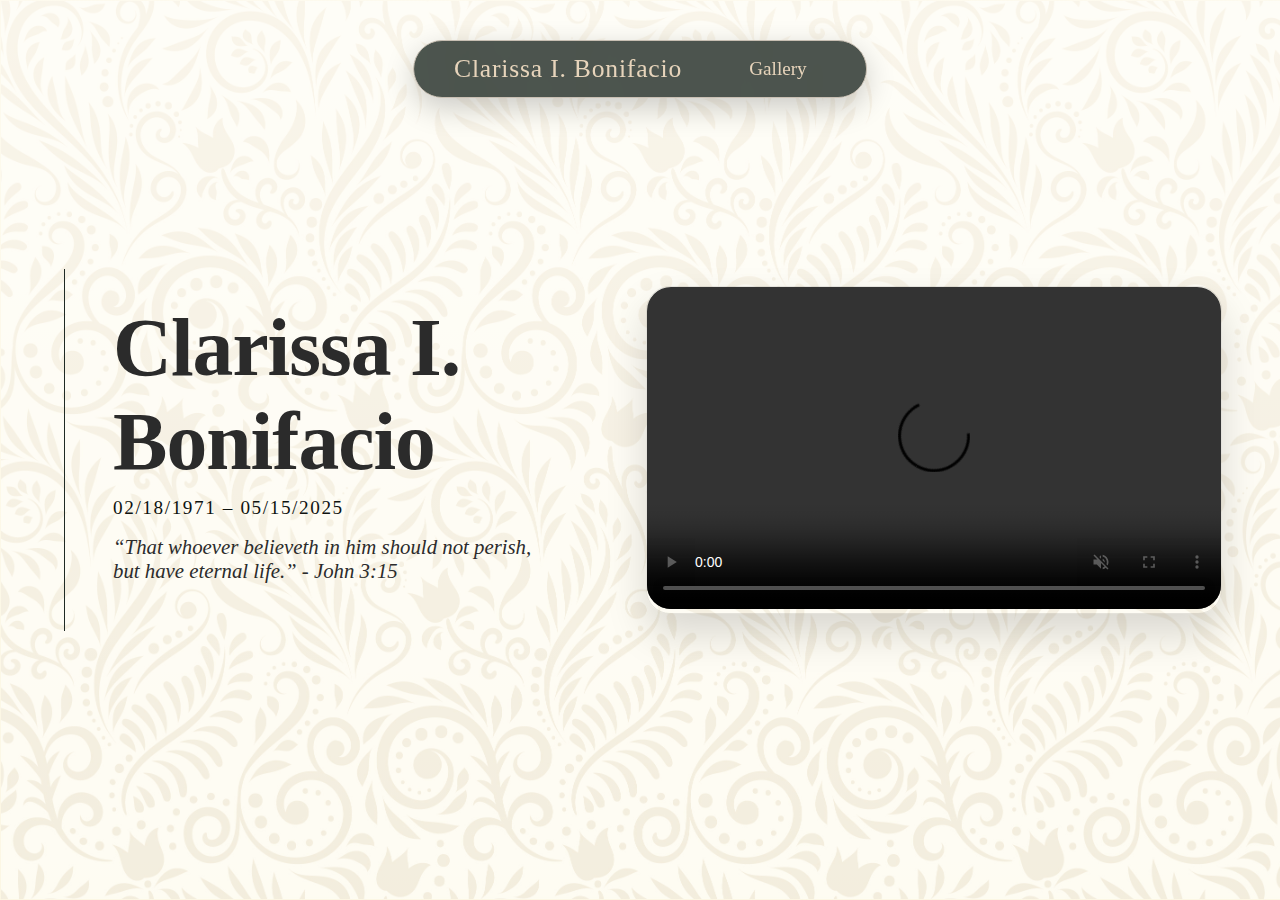
<file: index.html>
<!DOCTYPE html>
<html lang="en">
<head>
    <meta charset="UTF-8">
    <meta name="viewport" content="width=device-width, initial-scale=1.0">
    <title>In Loving Memroy | Claire</title>
    <link rel="stylesheet" href="styles.css">
</head>
<body>
    <div class="navbar">
        <div class="navbar_logo">
            <a href="index.html">Clarissa I. Bonifacio</a>
        </div>
        <div class="navbar_links">
            <a href="gallery.html">Gallery</a>
        </div>
    </div>

    <!-- Main Content -->
    <div class="hero">
        <div class="hero_left">
            <div class="left_content">
                <div class="left_name">
                    <h2>Clarissa I. Bonifacio</h2>
                </div>
                <div class="left_date">
                    <p>02/18/1971 – 05/15/2025</p>
                </div>
                <div class="left_quote">
                    <p>“That whoever believeth in him should not perish, but have eternal life.” - John 3:15</p>
                </div>
            </div>
        </div>
        <div class="hero_right">
            <div class="hero_img">
                <video autoplay muted loop controls playsinline>
                    <source src="VideoClipImgs/Final.jpg" type="video/mp4">
                    Your Browser does not support the video tag.
                </video>
            </div>
        </div>
    </div>
</body>

</html>
</file>
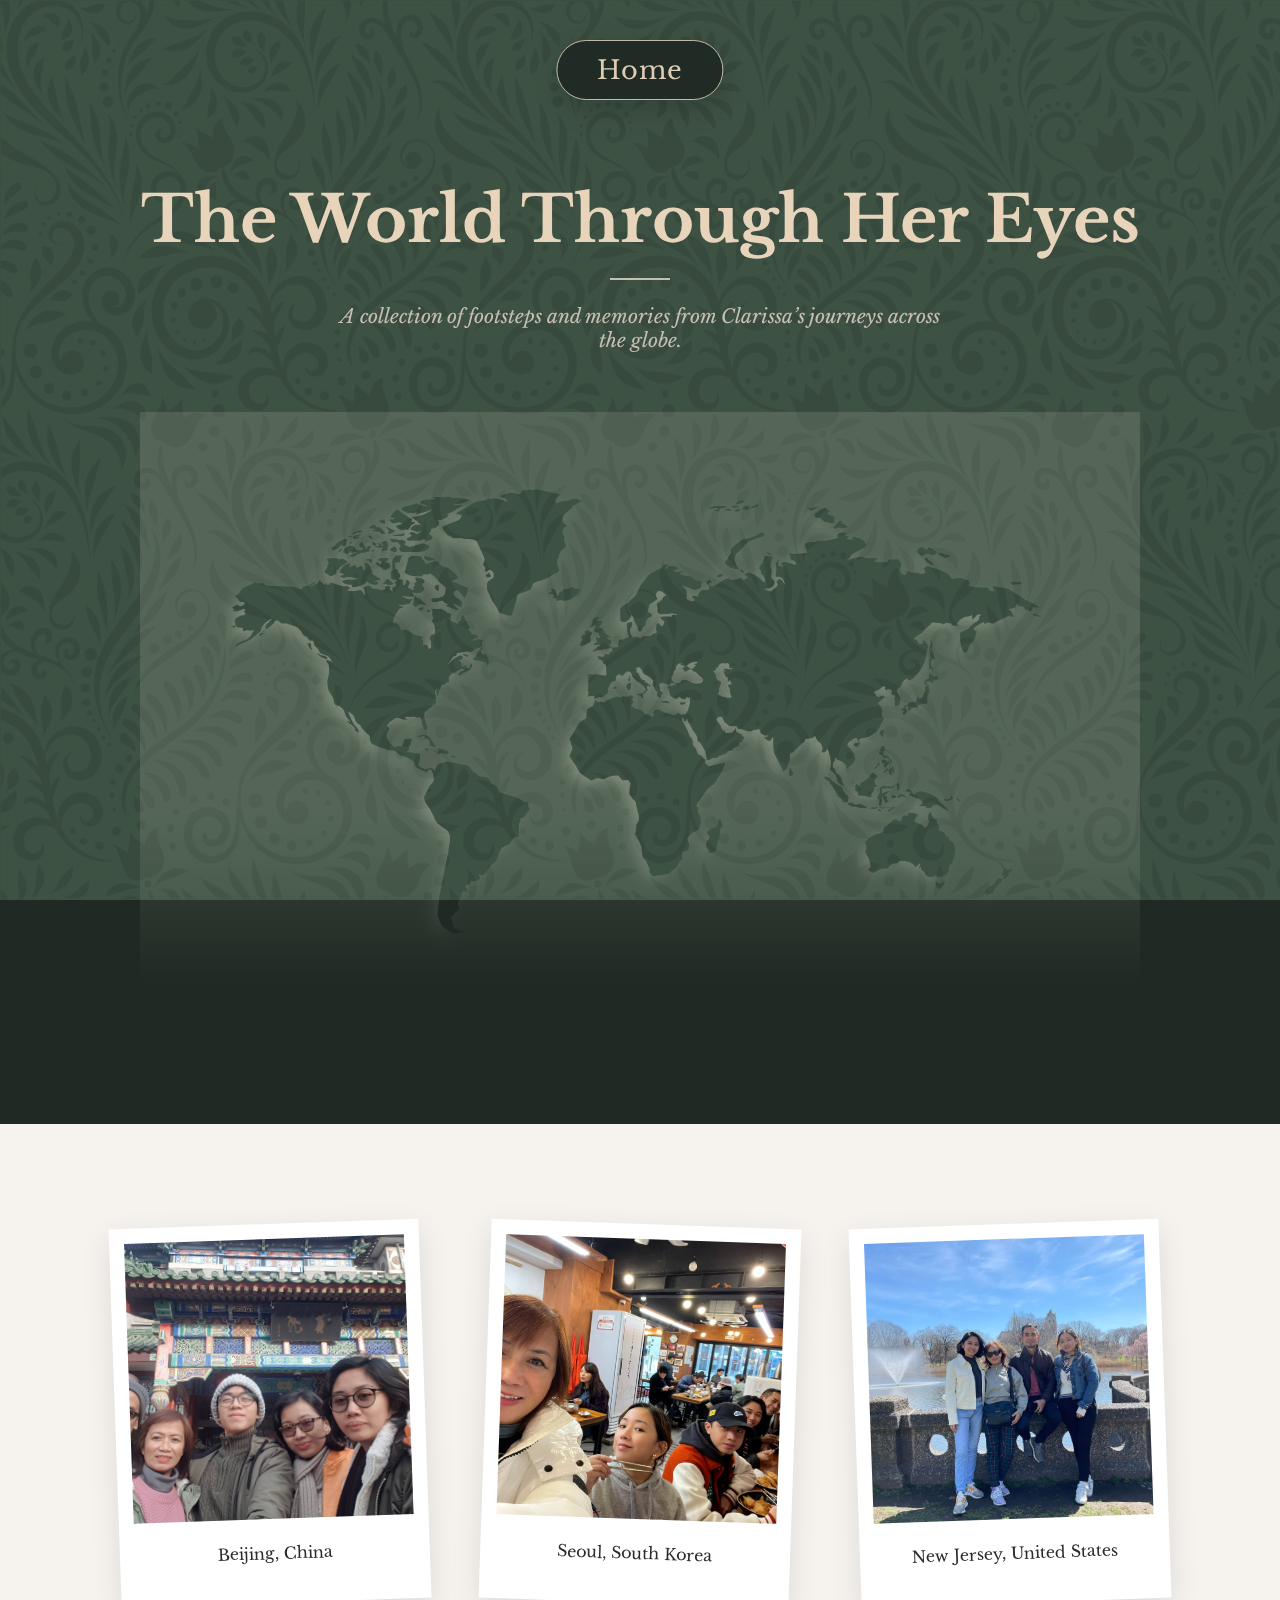
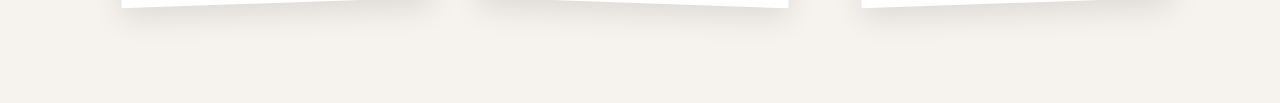
<file: gallery.html>
<!DOCTYPE html>
<html lang="en">
<head>
    <meta charset="UTF-8">
    <meta name="viewport" content="width=device-width, initial-scale=1.0">
    <title>Gallery | Clarissa I. Bonifacio</title>
    <link rel="stylesheet" href="gallery.css">
    <link href="https://fonts.googleapis.com/css2?family=Libre+Baskerville&display=swap" rel="stylesheet">
</head>
<body>

    <nav class="navbar">
        <div class="navbar_logo">
            <a href="index.html">Home</a>
        </div>
    </nav>

    <section class="hero-gallery">
        <div class="hero-text-box">
            <h1>The World Through Her Eyes</h1>
            <div class="hero-divider"></div>
            <p>A collection of footsteps and memories from Clarissa’s journeys across the globe.</p>
        </div>
        
        <div class="map-wrapper">
            <img src="Travels/map.jpg" alt="World Map" class="map-graphic">
        </div>

        <div class="scroll-prompt">
        </div>
    </section>

    <section class="collection-section">
        <div class="polaroid">
            <img src="Travels/Beijing/b1.jpg" alt="Rome Trip">
            <p>Beijing, China</p>
        </div>
        
        <div class="polaroid">
            <img src="Travels/Seoul/s1.jpg" alt="Japan Trip">
            <p>Seoul, South Korea</p>
        </div>

        <div class="polaroid">
            <img src="Travels/New Jersey/nj1.jpg" alt="France Trip">
            <p>New Jersey, United States</p>
        </div>
    </section>

</body>
</html>
</file>
<file: styles.css>
*{
    margin: 0;
    padding: 0;
    box-sizing: border-box;
}

:root{
    --main-bg:#F6F3EE;
    --nav-bg: #1F2A24;
    --soft-bg:#F2EEE8;
    --bg-dark:#0F1310;
    --text-main:#2b2b2b;
    --text-2nd:#E7D4BB;
    --text-accent: #C8BFB3;
    --accent:#C8BFB3;
}

body{
    background:var(--main-bg);
    height: 100%;
    overflow: hidden;
}

/*hero*/

.hero{
    background: 
        linear-gradient(rgba(242, 223, 194, 0.9), rgba(237, 206, 156, 0.7)),
        url("img/BG.jpg");
    background-blend-mode: overlay;
    background-size: cover;
    display: flex;
    align-items: center;
    justify-content: space-between;
    gap: 4rem;
    flex-direction: row;
    max-width: 100%;
    min-height: 100vh;
    padding: 5rem 5%;
    overflow-x: hidden;
}

/*Left Hero*/
.hero_left{
    display: flex;
    flex-direction: column;
    justify-content: center;
    flex: 0 0 45%;
    padding-left: 1rem;
}

.left_content{
    max-width: 520px;
    padding: 2rem;
    margin-left: -1rem;
    text-align: left;
    border-left: 1px solid var(--nav-bg);
    padding-left: 3rem;
}

.left_quote p{
    font-family: 'Libre Baskerville', serif;
    font-style: italic;
    font-size: 1.3rem;
    margin-bottom: 1rem;
    color:var(--text-main);
}

.left_name{
    font-family: 'Libre Baskerville', serif;
    font-size: 3.4rem;
    letter-spacing: -1px;
    margin: 0;
    color: var(--text-main);
}

.left_date{
    color: var(--bg-dark);
    margin-top: 0.5rem;
    font-size: 1.2rem;
    letter-spacing: 0.1rem;
    margin-bottom: 1rem;
}

/*Right Hero*/
.hero_right{
    flex: 0 0 50%;
    display: flex;
    justify-content: flex-end;
}

.hero_img{
    width: 100%;
    max-width: 720px;
    height: 100%;
    border-radius: 24px;
    border: 1px solid rgba(0,0,0,0.1);
    box-shadow: 0 20px 40px rgba(0,0,0,0.15);
    background: transparent;
    
}


.hero_img video {
    width: 100%;
    max-width: 720px;
    aspect-ratio: 16/9;
    object-fit: cover;
    border-radius: 24px;
}



/*Navbar*/
.navbar{
  /* Colors & Glass Effect */
    background-color: rgba(31, 42, 36, 0.8); /* Using your --nav-bg with transparency */
    backdrop-filter: blur(12px);            /* The "frosted" high-end look */
    border: 1px solid var(--accent);
    box-shadow: 0 10px 30px rgba(0,0,0,0.2);
    
    /* Layout & Shape */
    display: flex;
    justify-content: center;
    align-items: center;
    gap: 3rem;              /* The "breating room" between the link and the name */
    padding: 0.8rem 2.5rem;
    border-radius: 100px;
    
    /* The "Island" Positioning */
    width: fit-content;
    position: fixed;
    top: 40px;              /* Distance from top of screen */
    left: 50%;
    transform: translateX(-50%);
    z-index: 1000;
}

.navbar_links a{
    text-decoration: none;
    align-items: center;
    justify-content: center;
    gap: 2rem;
    list-style: none;
    padding: 1.2rem;
    font-size: 1.2rem;
    color: var(--text-2nd);
}

.navbar_links a:hover{
    color: var(--accent);
    transition: ease-in 0.2s;
}


.navbar_logo a{
    text-decoration: none;
    align-items: center;
    justify-content: center;
    color:var(--text-2nd);
    font-family: 'Libre Baskerville', serif;
    font-size: 1.6rem;
    letter-spacing: 0.05rem;
}

.navbar_logo a:hover{
    color: var(--accent);
    transition: ease-in 0.2s;
}

@media (max-width: 768px) {
    /* Stack the Hero items vertically */
    .hero {
        flex-direction: column;
        padding: 4.5rem 1.5rem 2rem 1.5rem; /* More top padding so Navbar doesn't cover name */
        gap: 2rem;
        text-align: center;
        height: auto; /* Allows page to scroll */
    }

    /* Make text and video fill the width */
    .hero_left, .hero_right {
        flex: 0 0 100%;
        width: 100%;
        justify-content: center;
    }

    /* Remove the vertical line on mobile and center the text */
    .left_content {
        border-left: none; 
        border-bottom: 1px solid rgba(0,0,0,0.1); /* Soft horizontal divider instead */
        padding: 0 0 2rem 0;
        margin: 0 auto;
        text-align: center;
    }

    .left_name {
        font-size: 2.5rem; /* Smaller font for mobile screens */
    }

    /* Navbar Island Mobile Tweak */
    .navbar {
        width: 85%; /* Slightly wider pill for mobile */
        gap: 1.5rem;
        padding: 0.6rem 1.2rem;
        top: 20px;
    }

    .navbar_logo a {
        font-size: 1.1rem; /* Shrink name in navbar */
    }
    
    .navbar_links a {
        font-size: 1rem;
        padding: 0.5rem;
    }
}
</file>
<file: gallery.css>
* {
    margin: 0;
    padding: 0;
    box-sizing: border-box;
}

:root {
    --main-bg: #F6F3EE;    /* Light Cream background */
    --nav-bg: #1F2A24;     /* Dark Charcoal Green */
    --text-main: #2B2B2B;  /* Dark text for Polaroids */
    --text-2nd: #E7D4BB;   /* Muted Gold for Navbar */
    --accent: #C8BFB3;     /* Muted Beige/Gold accent */
}

body {
    background-color: var(--main-bg);
    overflow-y: auto;      /* Ensures scrolling is enabled */
    overflow-x: hidden;
    font-family: 'Libre Baskerville', serif;
}

/* --- Navbar (The Floating Pill) --- */
.navbar {
    background-color: #1F2A24; /* Hex version of your nav color */
    opacity: 0.95;
    backdrop-filter: blur(12px);
    border: 1px solid #C8BFB3;
    box-shadow: 0 10px 30px #00000033;
    display: flex;
    justify-content: center;
    align-items: center;
    gap: 3rem;
    padding: 0.8rem 2.5rem;
    border-radius: 100px;
    width: fit-content;
    position: fixed;
    top: 40px;
    left: 50%;
    transform: translateX(-50%);
    z-index: 1000;
}

.navbar_logo a, .navbar_links a {
    text-decoration: none;
    color: var(--text-2nd);
    transition: 0.3s ease;
}

.navbar_logo a { font-size: 1.6rem; letter-spacing: 0.05rem; }

.hero-gallery {
    display: flex;
    flex-direction: column;
    align-items: center;
    justify-content: center;
    min-height: 100vh;
    padding: 180px 10% 100px 10%; /* More top padding for breathing room */
    
    /* Clean Dark Green Background */
    background-color: #1F2A24; 
    background-image: url("img/BG.jpg"); 
    background-blend-mode: overlay; /* Blends pattern into the color subtly */
    background-size: cover;
    background-attachment: fixed;
    text-align: center;
}

.hero-text-box h1 {
    font-size: clamp(2.5rem, 5vw, 4rem);
    color: var(--text-2nd);
    margin-bottom: 1.2rem;
}

.hero-divider {
    width: 60px;
    height: 2px;
    background-color: #C8BFB3;
    margin: 0 auto 1.5rem;
}

.hero-text-box p {
    font-size: 1.2rem;
    color: #C8BFB3;
    max-width: 600px;
    margin: 0 auto;
    font-style: italic;
}

/* --- Map Styling --- */
.map-wrapper {
    margin-top: 60px;
    width: 100%;
    max-width: 1000px;
    position: relative;
    /* This centers it perfectly */
    display: flex;
    justify-content: center;
}

.map-graphic {
    width: 100%;
    height: auto;
    
    /* 1. LOWER OPACITY: Makes it a texture, not a sticker */
    opacity: 0.85; 
    
    /* 2. THE GOLD FILTER: Turns the map into the same color as your text (#E7D4BB) */
    /* Note: This assumes your map image is black/dark. If it's white, remove 'invert(100%)' */
    filter: invert(100%) sepia(100%) saturate(50%) hue-rotate(10deg) brightness(0.9);
    
    /* 3. BLEND MODE: Eliminates the grey box background */
    mix-blend-mode: screen; 
    
    /* 4. SOFT FADE: Only fades the bottom edge so it doesn't look like a hard square */
    -webkit-mask-image: linear-gradient(to bottom, black 70%, transparent 100%);
    mask-image: linear-gradient(to bottom, black 70%, transparent 100%);
    
    transition: opacity 0.5s ease;
}



.scroll-prompt {
    margin-top: 40px;
    color: #C8BFB3;
    font-size: 0.9rem;
    text-transform: uppercase;
}

/* --- Polaroid Section (The Soft Transition) --- */
.collection-section {
    padding: 100px 5%;
    display: flex;
    flex-wrap: wrap;
    justify-content: center;
    gap: 60px;
    
    /* NEW FADE: From Dark Green (#1F2A24) to a deeper Warm Taupe (#D1C7BD) */
    background: 
        linear-gradient(to bottom, 
            #1F2A24 0%, 
            #D1C7BD 400px, 
            #F6F3EE 100%), 
        url("img/BG.jpg");
    background-size: cover;
    background-attachment: fixed;
}

.polaroid {
    background: #FFFFFF;
    padding: 15px 15px 40px 15px;
    box-shadow: 0 10px 30px #0000001A;
    width: 310px;
    transition: 0.3s ease;
}

.polaroid img {
    width: 100%;
    height: 280px;
    object-fit: cover;
}

.polaroid p {
    margin-top: 20px;
    text-align: center;
    color: var(--text-main);
}

/* Scattered "Scrapbook" Tilt */
.polaroid:nth-child(even) { transform: rotate(2deg); }
.polaroid:nth-child(odd) { transform: rotate(-2deg); }

.polaroid:hover {
    transform: rotate(0) scale(1.05);
    z-index: 10;
}

/* Mobile Media Query */
@media (max-width: 768px) {
    .navbar { width: 90%; gap: 1.5rem; top: 20px; padding: 0.6rem 1.2rem; }
    .navbar_logo a { font-size: 1.1rem; }
    .hero-gallery { padding-top: 120px; }
}
</file>
